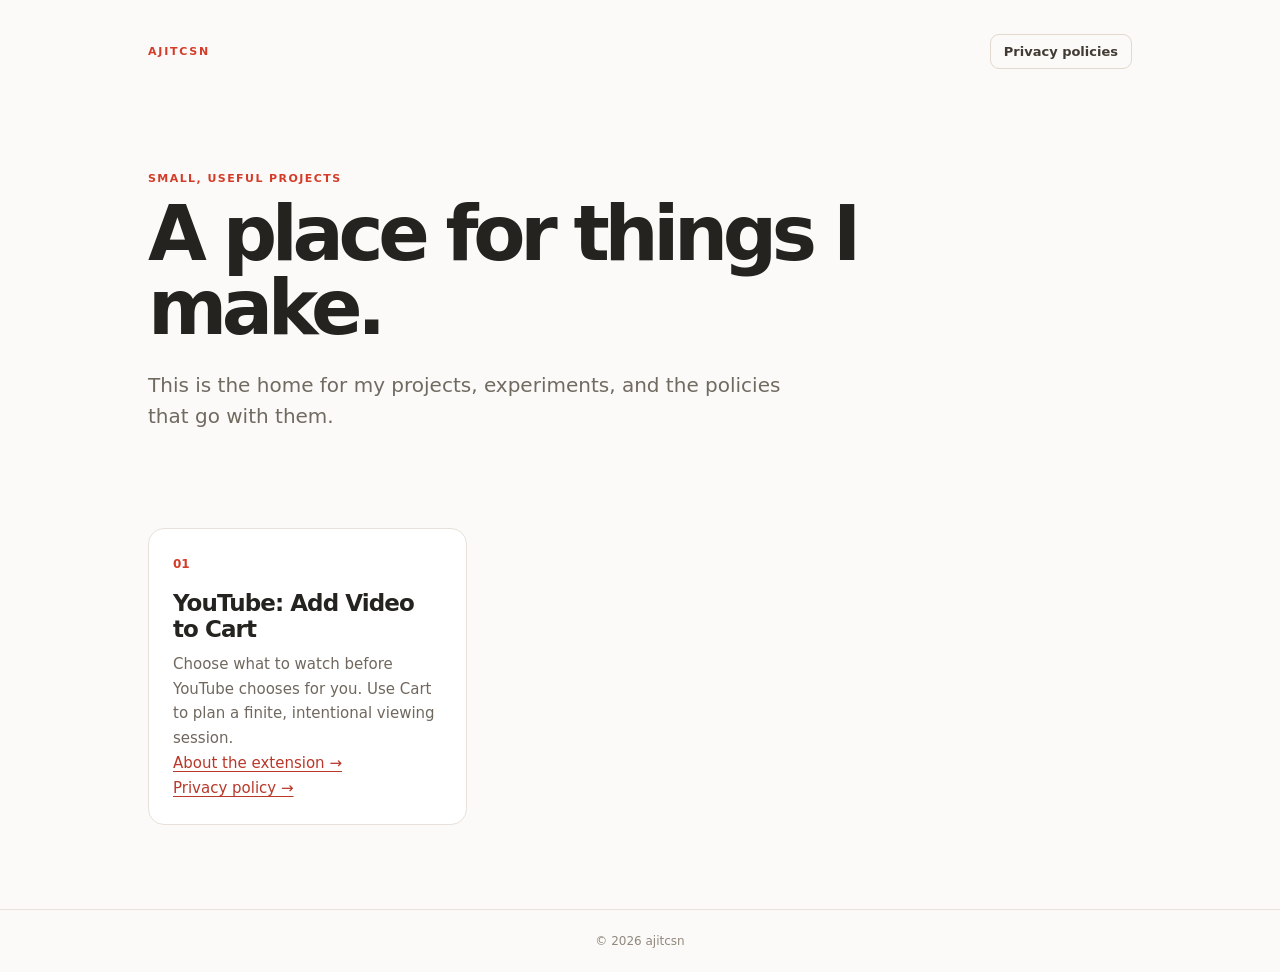
<file: index.html>
<!doctype html>
<html lang="en">
<head>
  <meta charset="utf-8">
  <meta name="viewport" content="width=device-width, initial-scale=1">
  <meta name="description" content="A home for projects by ajitcsn.">
  <title>ajitcsn · Projects</title>
  <link rel="stylesheet" href="style.css">
</head>
<body>
  <main>
    <nav><span class="brand">AJITCSN</span><a href="youtube-add-to-cart/privacy.html">Privacy policies</a></nav>
    <section class="hero">
      <p class="kicker">SMALL, USEFUL PROJECTS</p>
      <h1>A place for things I make.</h1>
      <p class="lede">This is the home for my projects, experiments, and the policies that go with them.</p>
    </section>
    <section class="steps" aria-label="Projects">
      <article><span>01</span><h2>YouTube: Add Video to Cart</h2><p>Choose what to watch before YouTube chooses for you. Use Cart to plan a finite, intentional viewing session.</p><p><a href="youtube-add-to-cart/index.html">About the extension →</a><br><a href="youtube-add-to-cart/privacy.html">Privacy policy →</a></p></article>
    </section>
  </main>
  <footer>© 2026 ajitcsn</footer>
</body>
</html>
</file>
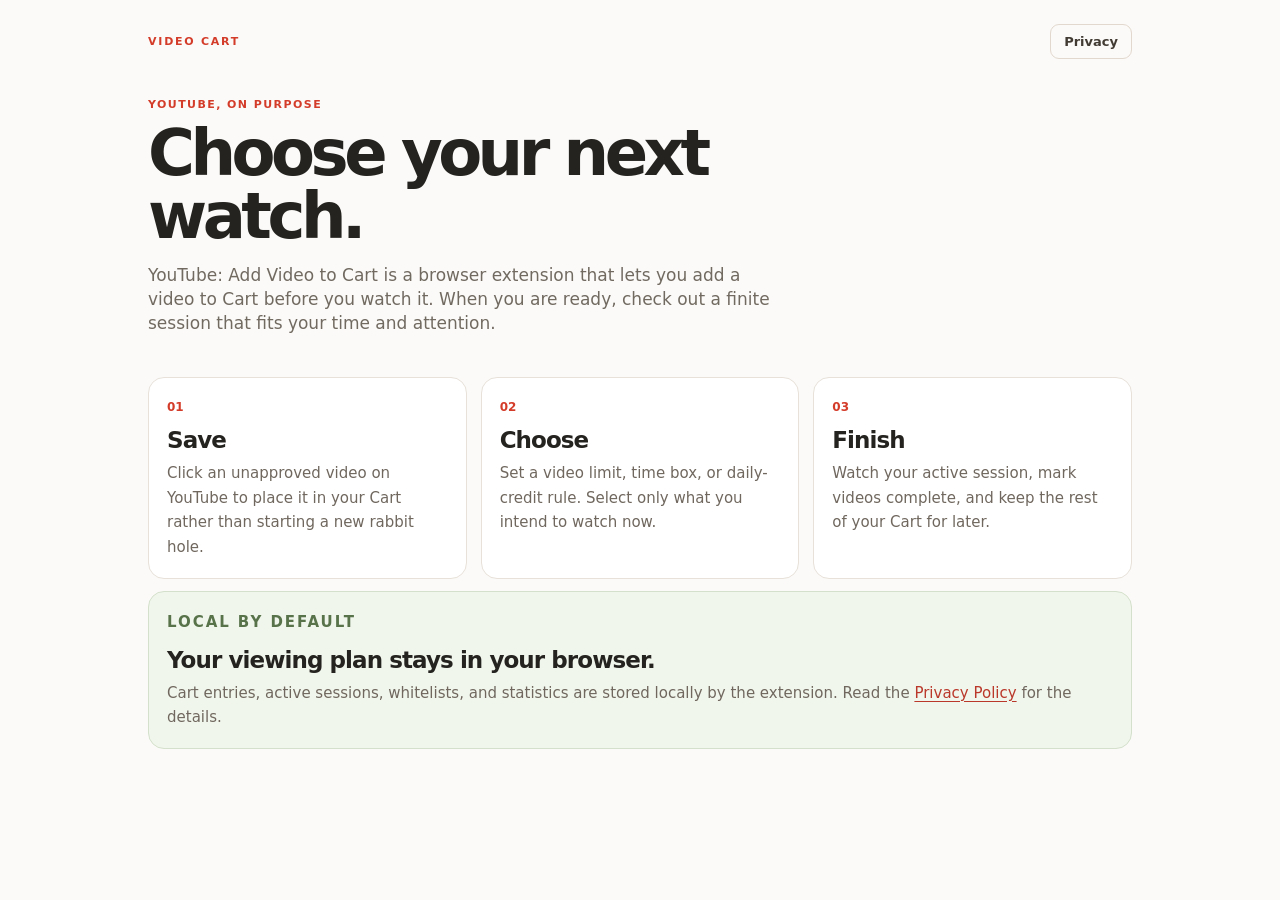
<file: youtube-add-to-cart/index.html>
<!doctype html>
<html lang="en">
<head>
  <meta charset="utf-8">
  <meta name="viewport" content="width=device-width, initial-scale=1">
  <meta name="description" content="YouTube: Add Video to Cart helps you choose what to watch before YouTube chooses for you.">
  <title>YouTube: Add Video to Cart</title>
  <link rel="stylesheet" href="../style.css">
  <style>
    body.extension-home { height: 100svh; overflow: hidden; }
    .extension-home main { height: 100%; overflow: hidden; padding: 20px 28px; }
    .extension-home nav { padding-bottom: 16px; }
    .extension-home .hero { padding: 12px 0 24px; }
    .extension-home .hero h1 { font-size: clamp(48px, 5.2vw, 64px); margin: 8px 0 14px; }
    .extension-home .lede { font-size: 17px; line-height: 1.4; }
    .extension-home .steps article,
    .extension-home .principles { padding: 18px; }
    .extension-home .steps h2,
    .extension-home .principles h2 { margin: 12px 0 8px; }
    .extension-home .principles { max-width: 100%; margin-top: 12px; }
    @media (max-width: 680px) {
      .extension-home main { padding: 16px 18px; }
      .extension-home nav { padding-bottom: 18px; }
      .extension-home .hero { padding: 14px 0 20px; }
      .extension-home .hero h1 { font-size: clamp(34px, 11vw, 46px); margin: 8px 0 12px; }
      .extension-home .lede { font-size: 15px; line-height: 1.4; }
      .extension-home .steps { grid-template-columns: repeat(3, 1fr); gap: 8px; }
      .extension-home .steps article { padding: 12px; }
      .extension-home .steps h2 { font-size: 16px; margin: 10px 0 0; }
      .extension-home .steps p { display: none; }
      .extension-home .principles { padding: 16px; margin-top: 10px; }
      .extension-home .principles h2 { font-size: 19px; margin: 10px 0 6px; }
      .extension-home .principles p { font-size: 13px; line-height: 1.45; }
    }
  </style>
</head>
<body class="extension-home">
  <main>
    <nav><span class="brand">VIDEO CART</span><a href="privacy.html">Privacy</a></nav>
    <section class="hero">
      <p class="kicker">YOUTUBE, ON PURPOSE</p>
      <h1>Choose your next watch.</h1>
      <p class="lede">YouTube: Add Video to Cart is a browser extension that lets you add a video to Cart before you watch it. When you are ready, check out a finite session that fits your time and attention.</p>
    </section>
    <section class="steps" aria-label="How it works">
      <article><span>01</span><h2>Save</h2><p>Click an unapproved video on YouTube to place it in your Cart rather than starting a new rabbit hole.</p></article>
      <article><span>02</span><h2>Choose</h2><p>Set a video limit, time box, or daily-credit rule. Select only what you intend to watch now.</p></article>
      <article><span>03</span><h2>Finish</h2><p>Watch your active session, mark videos complete, and keep the rest of your Cart for later.</p></article>
    </section>
    <section class="principles">
      <p class="kicker">LOCAL BY DEFAULT</p>
      <h2>Your viewing plan stays in your browser.</h2>
      <p>Cart entries, active sessions, whitelists, and statistics are stored locally by the extension. Read the <a href="privacy.html">Privacy Policy</a> for the details.</p>
    </section>
  </main>
</body>
</html>
</file>
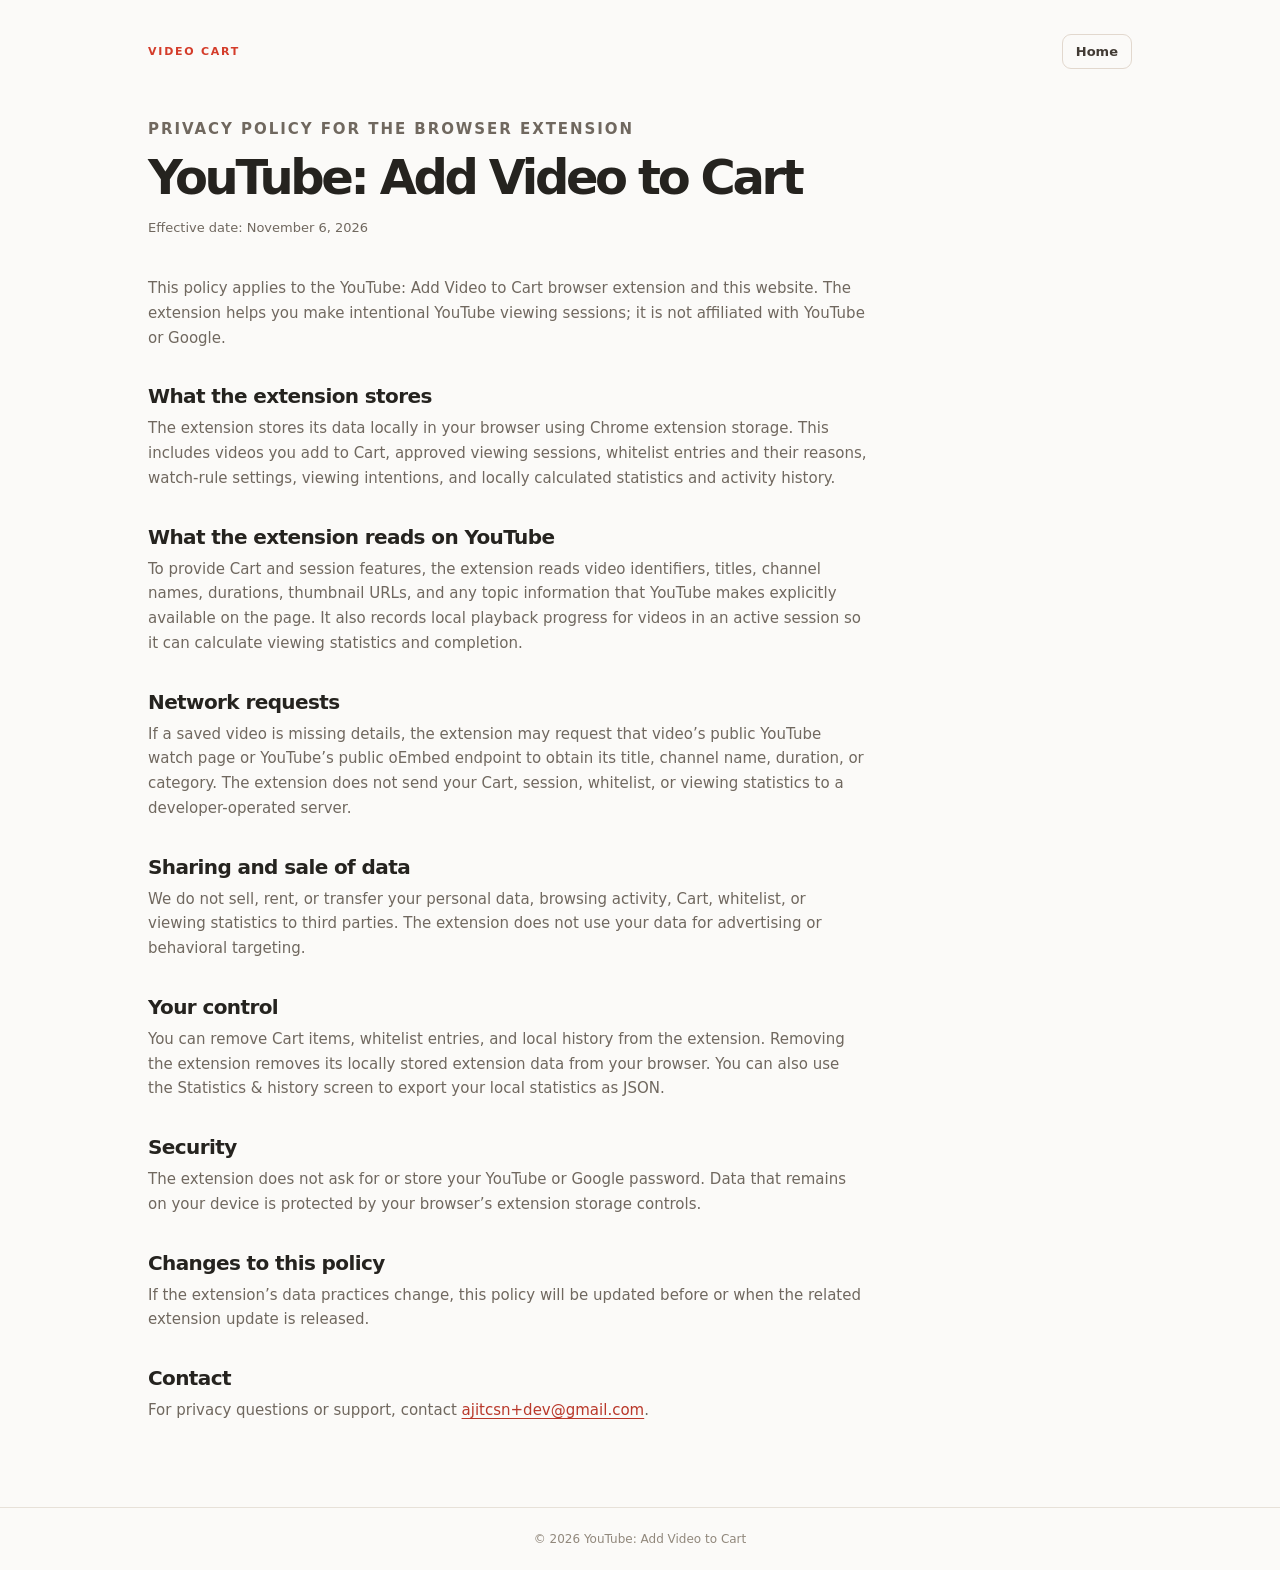
<file: youtube-add-to-cart/privacy.html>
<!doctype html>
<html lang="en">
<head>
  <meta charset="utf-8">
  <meta name="viewport" content="width=device-width, initial-scale=1">
  <meta name="description" content="Privacy Policy for YouTube: Add Video to Cart.">
  <title>Privacy Policy · YouTube: Add Video to Cart</title>
  <link rel="stylesheet" href="../style.css">
</head>
<body>
  <main>
    <nav><span class="brand">VIDEO CART</span><a href="index.html">Home</a></nav>
    <article class="policy">
      <p class="kicker">PRIVACY POLICY FOR THE BROWSER EXTENSION</p>
      <h1>YouTube: Add Video to Cart</h1>
      <p class="updated">Effective date: November 6, 2026</p>

      <p>This policy applies to the YouTube: Add Video to Cart browser extension and this website. The extension helps you make intentional YouTube viewing sessions; it is not affiliated with YouTube or Google.</p>

      <h2>What the extension stores</h2>
      <p>The extension stores its data locally in your browser using Chrome extension storage. This includes videos you add to Cart, approved viewing sessions, whitelist entries and their reasons, watch-rule settings, viewing intentions, and locally calculated statistics and activity history.</p>

      <h2>What the extension reads on YouTube</h2>
      <p>To provide Cart and session features, the extension reads video identifiers, titles, channel names, durations, thumbnail URLs, and any topic information that YouTube makes explicitly available on the page. It also records local playback progress for videos in an active session so it can calculate viewing statistics and completion.</p>

      <h2>Network requests</h2>
      <p>If a saved video is missing details, the extension may request that video’s public YouTube watch page or YouTube’s public oEmbed endpoint to obtain its title, channel name, duration, or category. The extension does not send your Cart, session, whitelist, or viewing statistics to a developer-operated server.</p>

      <h2>Sharing and sale of data</h2>
      <p>We do not sell, rent, or transfer your personal data, browsing activity, Cart, whitelist, or viewing statistics to third parties. The extension does not use your data for advertising or behavioral targeting.</p>

      <h2>Your control</h2>
      <p>You can remove Cart items, whitelist entries, and local history from the extension. Removing the extension removes its locally stored extension data from your browser. You can also use the Statistics &amp; history screen to export your local statistics as JSON.</p>

      <h2>Security</h2>
      <p>The extension does not ask for or store your YouTube or Google password. Data that remains on your device is protected by your browser’s extension storage controls.</p>

      <h2>Changes to this policy</h2>
      <p>If the extension’s data practices change, this policy will be updated before or when the related extension update is released.</p>

      <h2>Contact</h2>
      <p>For privacy questions or support, contact <a href="mailto:ajitcsn+dev@gmail.com">ajitcsn+dev@gmail.com</a>.</p>
    </article>
  </main>
  <footer>© 2026 YouTube: Add Video to Cart</footer>
</body>
</html>
</file>
<file: style.css>
:root{color:#25231f;background:#fbfaf8;font-family:ui-sans-serif,system-ui,-apple-system,BlinkMacSystemFont,"Segoe UI",sans-serif}*{box-sizing:border-box}body{margin:0}main{max-width:1040px;margin:auto;padding:30px 28px 84px}nav{display:flex;justify-content:space-between;align-items:center;padding:4px 0 48px}.brand,.kicker{color:#d43c2a;font-size:11px;font-weight:800;letter-spacing:.13em}.brand{letter-spacing:.16em}a{color:#b9382a;text-underline-offset:3px}nav a{border:1px solid #e2d8ce;border-radius:9px;color:#423b34;padding:9px 13px;text-decoration:none;font-size:13px;font-weight:650}nav a:hover{background:#f2ede6}.hero{max-width:720px;padding:44px 0 76px}.hero h1,.policy h1{font-size:clamp(42px,7vw,76px);letter-spacing:-.07em;line-height:.98;margin:12px 0 24px}.lede{color:#716a61;font-size:20px;line-height:1.55;max-width:640px}.steps{display:grid;grid-template-columns:repeat(3,1fr);gap:14px}.steps article,.principles{border:1px solid #e7e1d9;border-radius:16px;background:#fff;padding:24px}.steps span{color:#d43c2a;font-size:12px;font-weight:800}.steps h2,.principles h2{font-size:23px;letter-spacing:-.04em;margin:18px 0 10px}.steps p,.principles p,.policy p{color:#70685f;font-size:15px;line-height:1.65;margin:0}.principles{background:#f1f6ec;border-color:#d4e0cb;margin-top:14px;max-width:680px}.principles .kicker{color:#58734a}.policy{max-width:720px}.policy h1{font-size:48px}.policy .updated{font-size:13px;margin:-8px 0 38px}.policy h2{font-size:20px;letter-spacing:-.03em;margin:34px 0 8px}footer{border-top:1px solid #e7e1d9;color:#91887c;font-size:12px;padding:24px 28px;text-align:center}@media(max-width:680px){main{padding:22px 18px 58px}nav{padding-bottom:32px}.hero{padding:28px 0 48px}.steps{grid-template-columns:1fr}.hero h1{font-size:48px}.lede{font-size:18px}.policy h1{font-size:40px}}
</file>
